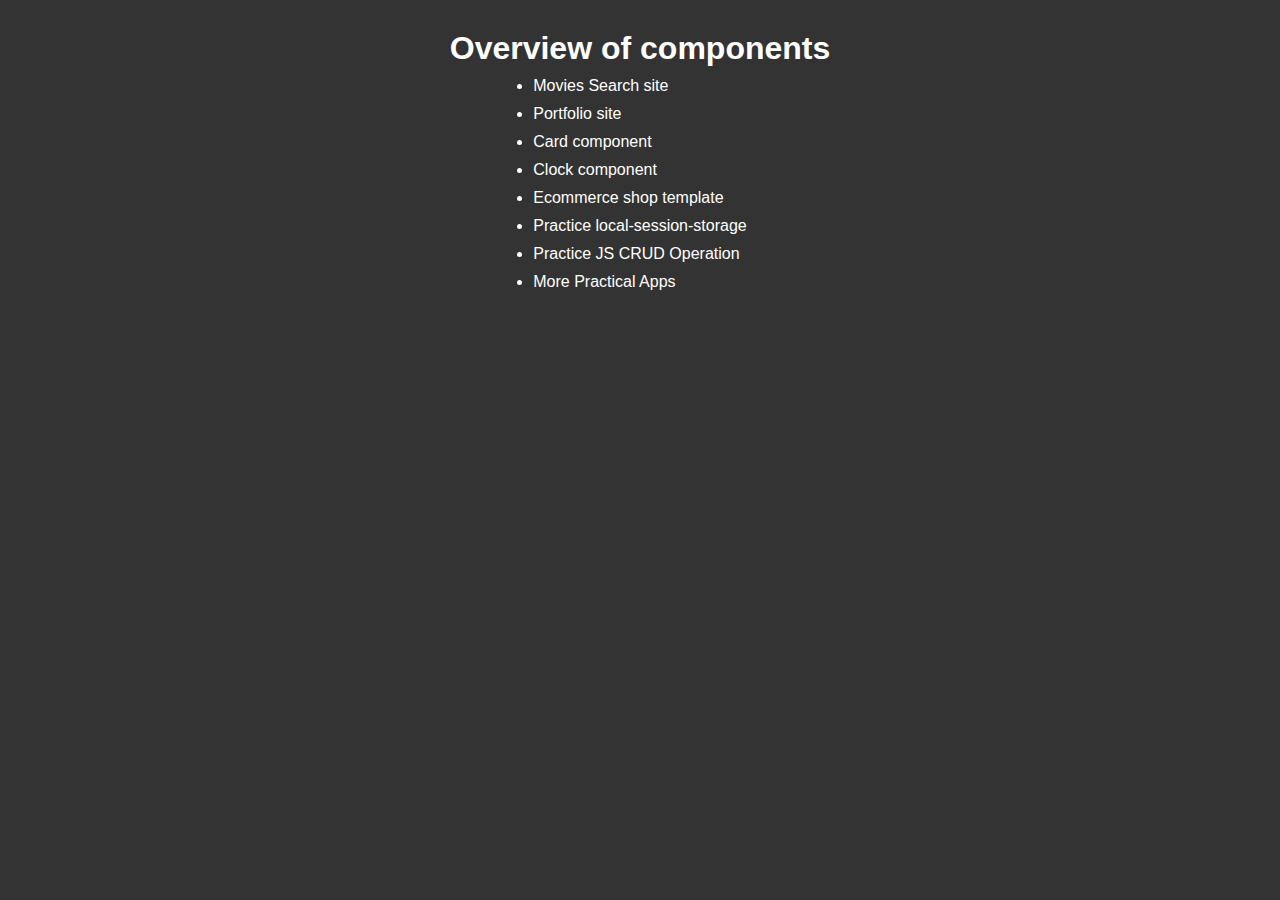
<file: index.html>
<!DOCTYPE html>
<html lang="en">
<head>
    <meta charset="UTF-8">
    <meta name="viewport" content="width=device-width, initial-scale=1.0">
    <title>Overview</title>
</head>
<style>
    *{
        margin: 0;
        padding: 0;
        box-sizing: border-box;
    }
    body{
        background: #333;
        font-family: sans-serif;
    }
    .main{
        color: #fff;
        display: flex;
        justify-content: center;
        align-items: center;
        flex-direction: column;
        margin-top: 30px;
    }
    li{
        margin: 10px;
    }
    a{
        text-decoration: none;
        color: #fff;
    }
</style>
<body>
    <div class="main">
        <h1 class="title">Overview of components</h1>
        <ul>
			<li>
                <a href="/ui/movie/index.html">Movies Search site</a>
            </li>
            <li>
                <a href="/frontend/portfolio/main.html">Portfolio site</a>
            </li>
            <li>
                <a href="/ui/post/card.html">Card component</a>
            </li>
            <li>
                <a href="/ui/clock/index.html">Clock component</a>
            </li>
			<li>
                <a href="/ui/shop/template/index.html">Ecommerce shop template</a>
            </li>
			<li>
                <a href="/practice/local-session-storage.html">Practice local-session-storage</a>
            </li>
			<li>
                <a href="/practice/jspractice.html">Practice JS CRUD Operation</a>
            </li>
	    <li>
                <a href="https://rameshkumardubey.github.io/" target="_blank">More Practical Apps</a>
            </li>
        </ul>
    </div>
</body>
</html>
</file>
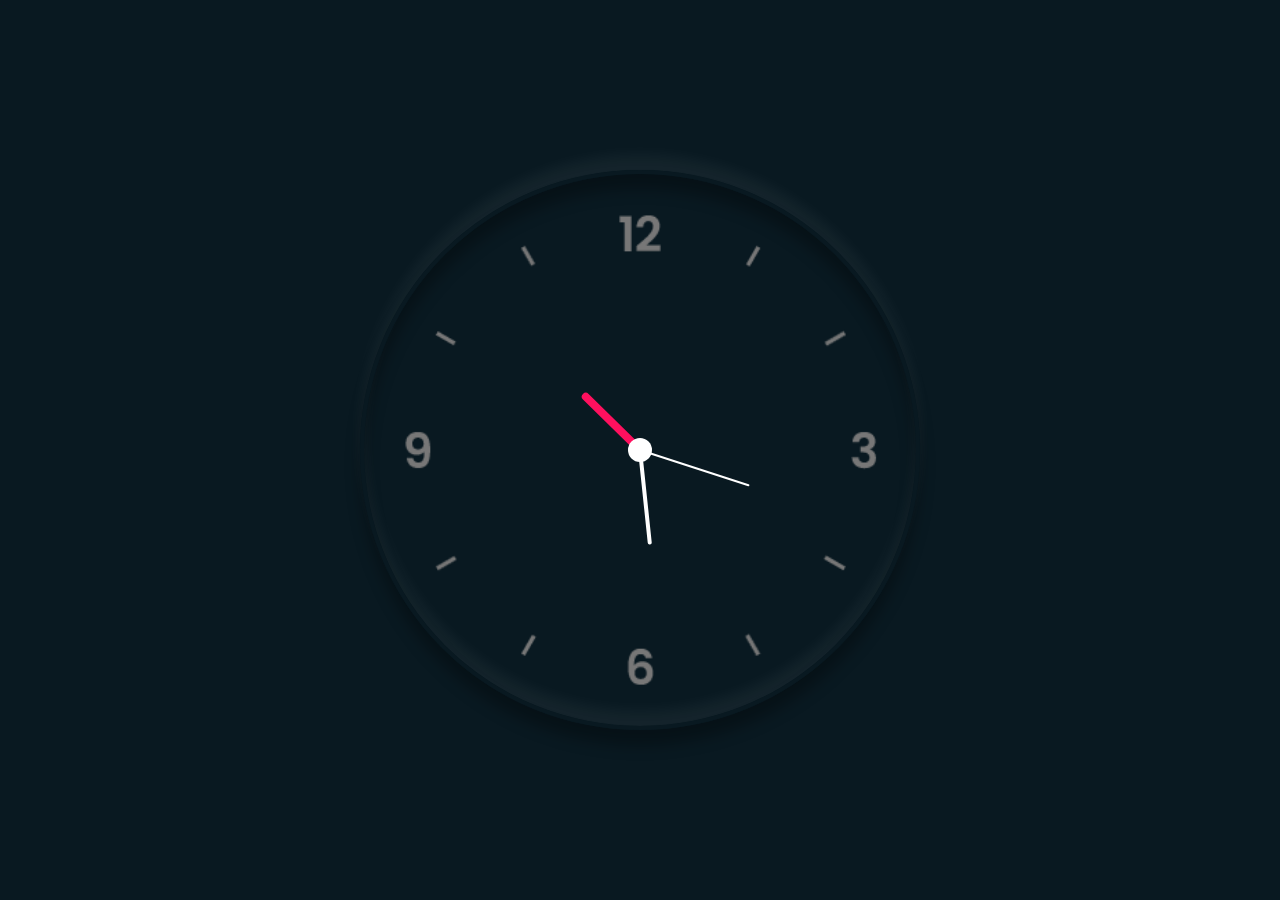
<file: ui/clock/index.html>
<!DOCTYPE html>
<html lang="en">
<head>
    <meta charset="UTF-8">
    <meta name="viewport" content="width=device-width, initial-scale=1.0">
    <title>Clock</title>
    <link rel="stylesheet" href="style.css">
</head>
<body>
    <div class="clock">
        <div class="hour">
            <div class="hr" id="hr">

            </div>
        </div>
        <div class="min">
            <div class="mn" id="mn">

            </div>
        </div>
        <div class="sec">
            <div class="sc" id="sc">

            </div>
        </div>
    </div>
    <script type="text/javascript" src="main.js"></script>
</body>
</html>
</file>
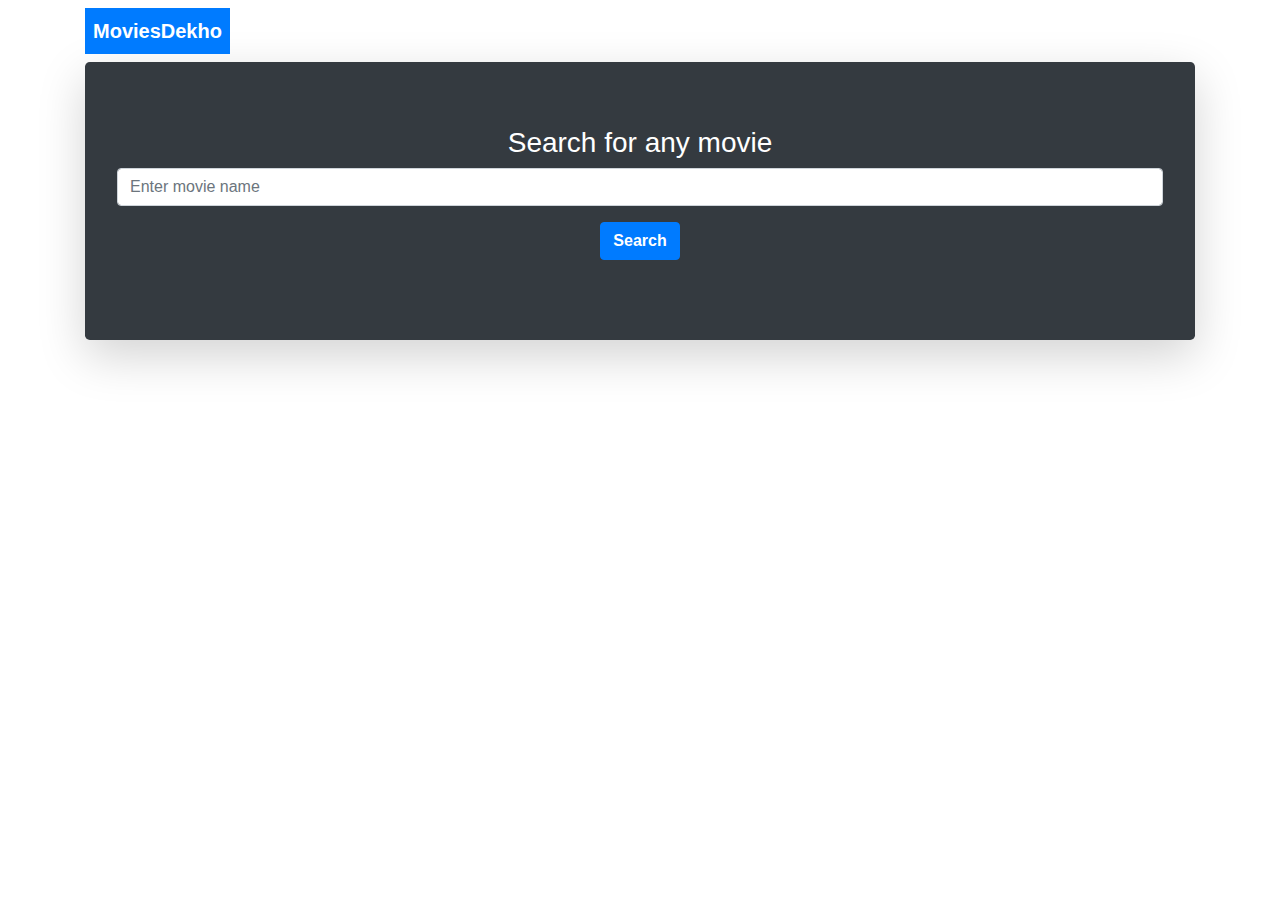
<file: ui/movie/index.html>
<html lang="en">
<head>
    <meta charset="UTF-8">
    <title>MoviesDekho</title>
 <link rel="stylesheet" type="text/css" href="css/bootstrap.min.css">
 <link rel="stylesheet" type="text/css" href="css/style.css">
</head>
<body>
    <nav class="navbar navbar default">
        <div class="container">
            <div class="navbar-header">
                <a class="navbar-brand bg-primary p-2 text-white font-weight-bolder" href="index.html">MoviesDekho</a>
            </div>
        </div>
    </nav>
    <div class="container">
        <div class="jumbotron bg-dark text-center shadow-lg">
            <div class="spinner-border text-primary d-none" id="moviesSpinner"></div>
            <h3 class="text-center mb-2 text-white">Search for any movie</h3>
            <form id="searchForm">
                <input type="text" id="searchText" class="form-control" placeholder="Enter movie name">
                <button type="submit" class="btn btn-primary font-weight-bolder mt-3">Search</button>
            </form>
        </div>
    </div>
    <div class="container"> 
        <div id="movies" class="row"></div>
    </div>
    <script src="js/jquery.min.js"></script>
    <script src="js/main.js"></script>

</body>
</html>
</file>
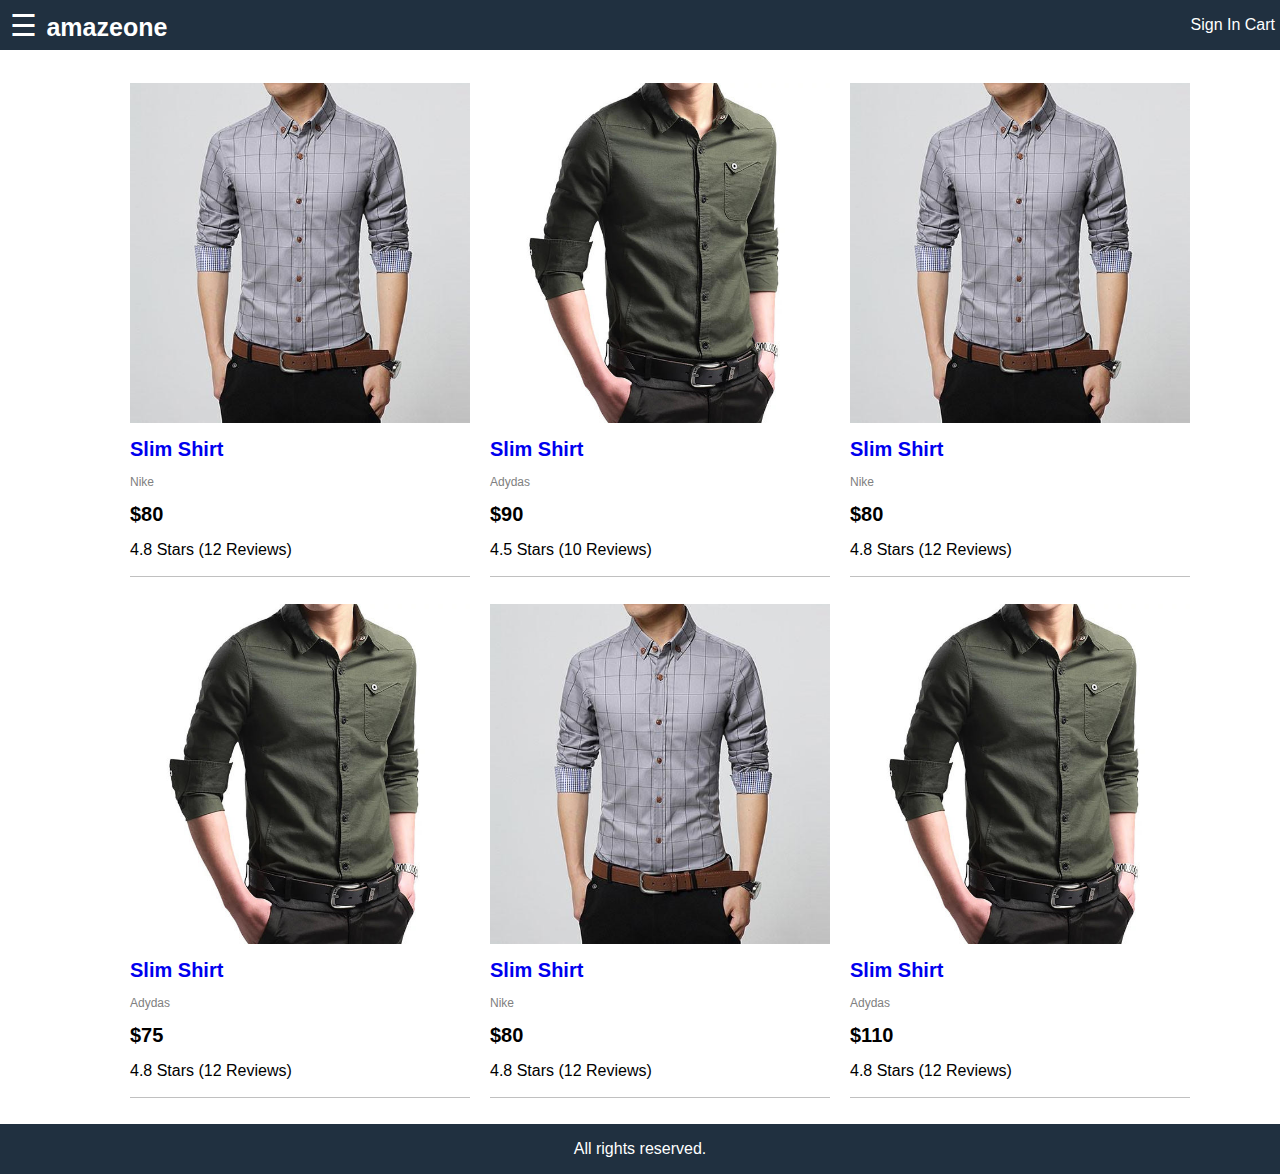
<file: ui/shop/template/index.html>
<!DOCTYPE html>
<html lang="en">
<head>
    <meta charset="UTF-8">
    <meta name="viewport" content="width=device-width, initial-scale=1.0">
    <title>Amaze One</title>
    <link rel="stylesheet" href="style.css">
</head>
<body>
    <div class="grid-container">
        <header class="header">
            <div class="brand">
                <button onclick="openSidebar()">
                    &#9776; <!--Ascii code for hamburger menu-->
                </button>
                <a href="index.html">amazeone</a>
            </div>
            <div class="header-links">
                <a href="signin.html">Sign In</a>
                <a href="cart.html">Cart</a>
            </div>
        </header>
        <aside class="sidebar">
            <h3>Shopping Categories</h3>
            <button class="sidebar-close-button" onclick="closeSidebar()">x</button>
            <ul>
                <li>
                    <a href="index.html">Shirts</a>
                </li>
                <li>
                    <a href="index.html">Trousers</a>
                </li>
            </ul>
        </aside>
        <main class="main">
            <div class="content">
                <ul class="products">
                    <li>
                        <div class="product">
                            <img class="product-image" src="../images/d1.jpg" alt="product" >
                            <div class="product-name">
                                <a href="product.html" class="product-link">Slim Shirt</a>
                            </div>
                            <div class="product-brand">Nike</div>
                            <div class="product-price">$80</div>
                            <div class="product-rating">4.8 Stars (12 Reviews)</div>
                        </div>
                    </li>
                    <li>
                        <div class="product">
                            <img class="product-image" src="../images/d2.jpg" alt="product" >
                            <div class="product-name">
                                <a href="product.html" class="product-link">Slim Shirt</a>
                            </div>
                            <div class="product-brand">Adydas</div>
                            <div class="product-price">$90</div>
                            <div class="product-rating">4.5 Stars (10 Reviews)</div>
                        </div>
                    </li>
                    <li>
                        <div class="product">
                            <img class="product-image" src="../images/d1.jpg" alt="product" >
                            <div class="product-name">
                                <a href="product.html" class="product-link">Slim Shirt</a>
                            </div>
                            <div class="product-brand">Nike</div>
                            <div class="product-price">$80</div>
                            <div class="product-rating">4.8 Stars (12 Reviews)</div>
                        </div>
                    </li>
                    <li>
                        <div class="product">
                            <img class="product-image" src="../images/d2.jpg" alt="product" >
                            <div class="product-name">
                                <a href="product.html" class="product-link">Slim Shirt</a>
                            </div>
                            <div class="product-brand">Adydas</div>
                            <div class="product-price">$75</div>
                            <div class="product-rating">4.8 Stars (12 Reviews)</div>
                        </div>
                    </li>
                    <li>
                        <div class="product">
                            <img class="product-image" src="../images/d1.jpg" alt="product" >
                            <div class="product-name">
                                <a href="product.html" class="product-link">Slim Shirt</a>
                            </div>
                            <div class="product-brand">Nike</div>
                            <div class="product-price">$80</div>
                            <div class="product-rating">4.8 Stars (12 Reviews)</div>
                        </div>
                    </li>
                    <li>
                        <div class="product">
                            <img class="product-image" src="../images/d2.jpg" alt="product" >
                            <div class="product-name">
                                <a href="product.html" class="product-link">Slim Shirt</a>
                            </div>
                            <div class="product-brand">Adydas</div>
                            <div class="product-price">$110</div>
                            <div class="product-rating">4.8 Stars (12 Reviews)</div>
                        </div>
                    </li>
                </ul>
            </div>
        </main>
        <footer class="footer">All rights reserved.</footer>
    </div>
    <script type="text/javascript">
        function openSidebar(){
            document.querySelector(".sidebar").classList.add("open");/*selects sidebar and adds class open to it*/
        }
        function closeSidebar(){
            document.querySelector(".sidebar").classList.remove("open");/*selects sidebar and adds class open to it*/
        }
    </script>
</body>
</html>
</file>
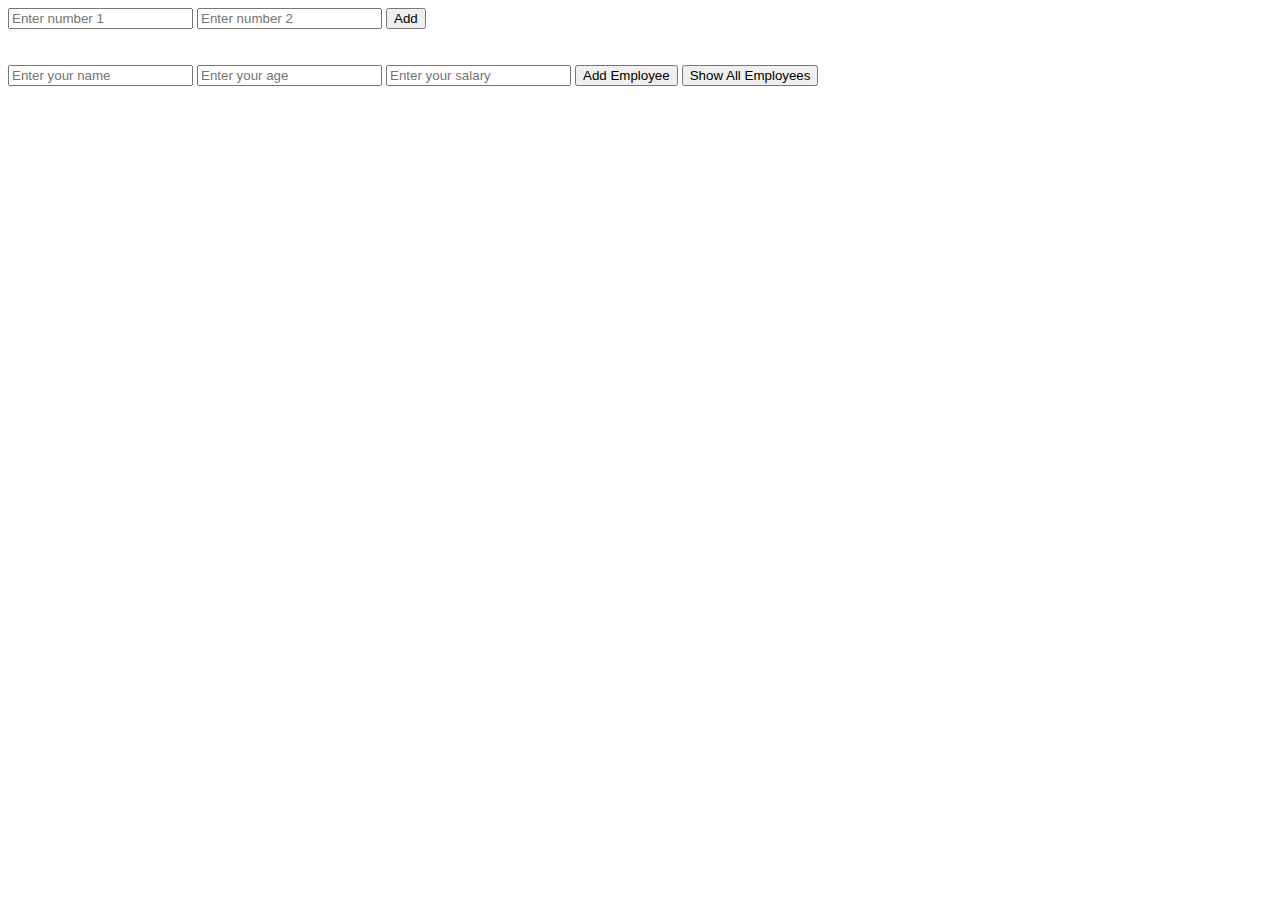
<file: practice/jspractice.html>
<!DOCTYPE html>
<html>
<head>
	<style>
		.btn-red{
			color: #fff;
			background-color: red;
		}
		.animate-test-class {
		  width: 100px;
		  height: 100px;
		  background-color: red;
		  animation-name: example;
		  animation-duration: 4s;
		}

		@keyframes example {
		  from {background-color: red;}
		  to {background-color: yellow;}
		}
	</style>
</head>
<body>

<div id="resultDiv" style="display:none;">Result is: <span id="resultSpan"></span></div>

<div id="calculator">
	<input type="text" id="num1" placeholder="Enter number 1">
	<input type="text" id="num2" placeholder="Enter number 2">
	<button id="btnAdd" onclick="add()">Add</button>
</div>
<br>
<div>
	<div id="msg" style="display:none; color: #fff; background-color: green; padding: 10px;"></div>
	<br>
	<input type="hidden" id="rowNum">
	<input type="text" id="name" placeholder="Enter your name">
	<input type="text" id="age" placeholder="Enter your age">
	<input type="text" id="salary" placeholder="Enter your salary">
	
	<button id="btnAddEmp" onclick="addEmp()">Add Employee</button>
	<button id="btnUpdateEmp" onclick="updateEmp()" style="display: none;">Update Employee</button>
	<button id="btnResetEmp" onclick="reset()" style="display: none;">Reset</button>
	<button id="btnAllEmp" onclick="showAllEmployees()" >Show All Employees</button>
	
	<div id="tableContainer" style="display: none;">
		<table border="1" width="100%">
			<tr>
				<th>#</th>
				<th>Emp Name</th>
				<th>Emp Age</th>
				<th>Emp Salary</th>
			</tr>
			<tbody id="tbodyValues">
			
			</tbody>
		</table>
	</div>
</div>

<script>
	
	var empList = [];
	
	var addEmp = function(){
		var n = document.getElementById('name').value;
		var a = document.getElementById('age').value;
		var s = document.getElementById('salary').value;
		
		var empObj = {'empName': n, 'empAge': a, 'empSalary': s};
		empList.push(empObj);
		document.getElementById('msg').innerHTML = empList.length+' Employee added successfully';
		document.getElementById('msg').style.display = 'block';
		document.getElementById('btnResetEmp').style.display = 'block';
		
		//logic to reset
		document.getElementById('name').value = '';
		document.getElementById('age').value = '';
		document.getElementById('salary').value = '';
		showAllEmployees();
		//reset();
	}
	
	function reset(){
		document.getElementById('msg').style.display = 'none';
		document.getElementById('name').value = '';
		document.getElementById('age').value = '';
		document.getElementById('salary').value = '';
	}

	function showAllEmployees(){
	
		if(empList.length > 0){
			var innerHTMLstr = '';
			for(var i = 0; i<empList.length; i++){
				innerHTMLstr = innerHTMLstr + '<tr> <td>' + (i+1) + '</td><td>'+ empList[i].empName + '</td>' + '<td>' + empList[i]['empAge'] + '</td>' + '<td>' + empList[i]['empSalary'] + '</td>'+ '<td> <button onclick="deleteEmp('+ i +')"> Delete</button> </td>' + '<td> <button onclick="editEmp('+ i +')"> Edit</button> </td>' +'</tr>';
			}
			document.getElementById('tbodyValues').innerHTML = innerHTMLstr;
			document.getElementById('tableContainer').style.display = 'block';
		}else{
			document.getElementById('msg').innerHTML = 'No records found please add an employee first';
			document.getElementById('msg').style.display = 'block'
		}
	}
	function updateEmp(){
		var indexTobeUpdated = document.getElementById('rowNum').value;
		empList.splice(indexTobeUpdated, 1);
		
		var n = document.getElementById('name').value;
		var a = document.getElementById('age').value;
		var s = document.getElementById('salary').value;
		
		var empObj = {'empName': n, 'empAge': a, 'empSalary': s};
		empList.splice(indexTobeUpdated,0,empObj);
		showAllEmployees();
	}
	function editEmp(itemIndex){
		var empTobeUpdated = empList[itemIndex];
		document.getElementById('rowNum').value = itemIndex;
		document.getElementById('name').value = empTobeUpdated.empName;
		document.getElementById('age').value = empTobeUpdated.empAge;
		document.getElementById('salary').value = empTobeUpdated.empSalary;
		document.getElementById('btnUpdateEmp').style.display = 'block';
	}
	function deleteEmp(itemIndex){
		//var empTobeDeleted = empList[itemIndex];
		var empDeleted=empList.splice(itemIndex, 1); //remove 1 element from i index
		showAllEmployees();
		document.getElementById('msg').style.display = 'block';
		document.getElementById('msg').innerHTML = 'Employee with name ' + empDeleted[0].empName + ' has been deleted';
	}
	//testFn();
	//add(5, 7);
	//add('5', '7');
	function testFn(){
		//alert("hello");
		console.log("hello");
	}
	
	function add(){
		//debugger;
		var a = document.getElementById('num1').value;
		var b = document.getElementById('num2').value;
		
		if(a===''){
			alert("Num 1 cannot be empty");
			return false;
		}
		if(b===''){
			alert("Num 2 cannot be empty");
			return false;
		}
		var result = parseInt(a)+parseInt(b);
		console.log(result);
		document.getElementById('resultSpan').innerHTML = '<strong>'+result+'</strong>';
		document.getElementById('resultDiv').style.display = 'block';
		document.getElementById('btnAdd').className = 'animate-test-class';
		document.getElementsByTagName('body')[0].className = 'btn-red';
		//testFn();
	}
</script>

</body>
</html>
</file>
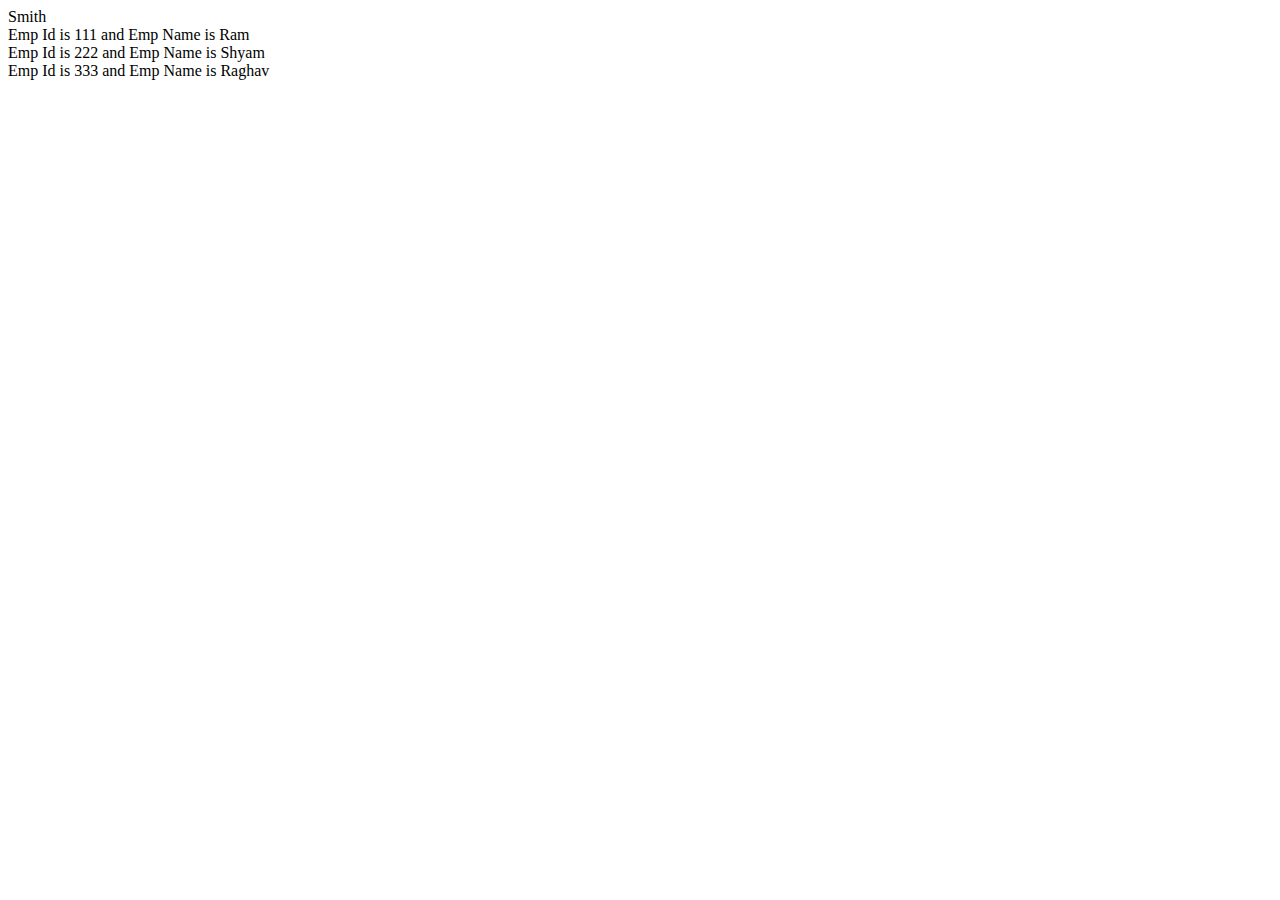
<file: practice/local-session-storage.html>
<!DOCTYPE html>
<html>
<body>

<div id="result"></div>
<div id="allemployees"></div>

<script>
// Check browser support
if (typeof(Storage) !== "undefined") {
  // Store
  var emp = {"empId": 111, "empName": "Ram"};
  var empList = [];
  empList.push(emp);
  emp = {"empId": 222, "empName": "Shyam"};
  empList.push(emp);
  emp = {"empId": 333, "empName": "Raghav"};
  empList.push(emp);
  localStorage.setItem("empObjectList", JSON.stringify(empList));
  localStorage.setItem("empObje", JSON.stringify(emp));
  localStorage.setItem("lastname", "Smith");
  localStorage.setItem("fname", "John");
  sessionStorage.setItem("fname", "John");
  // Retrieve
  document.getElementById("result").innerHTML = localStorage.getItem("lastname");
  var empListAsString = localStorage.getItem("empObjectList");
  var empListJsonArray = JSON.parse(empListAsString);
  
  var htmlString = '';
  for(var i=0; i<empListJsonArray.length; i++){
  //debugger;
	console.log(empListJsonArray[i]);
	htmlString = htmlString + `<div>Emp Id is ${empListJsonArray[i].empId} and Emp Name is ${empListJsonArray[i].empName} </div>`;
  }
  
  document.getElementById("allemployees").innerHTML = htmlString;
  
} else {
  document.getElementById("result").innerHTML = "Sorry, your browser does not support Web Storage...";
}
var empObject = JSON.parse(localStorage.getItem("empObje"));
//alert(empObject["empId"]);
//alert(empObject.empName);
</script>

</body>
</html>
</file>
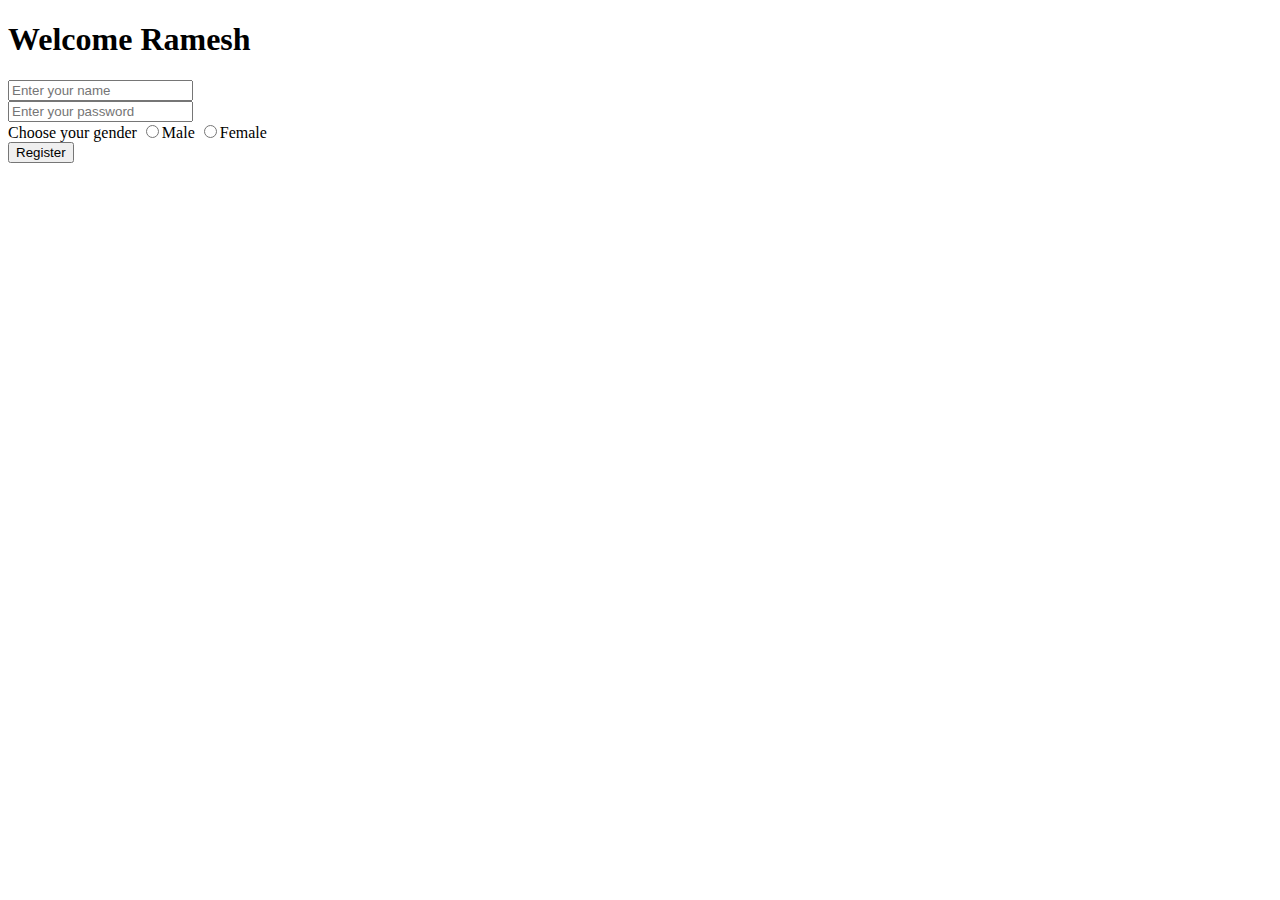
<file: frontend/html/1.html>
<!DOCTYPE html>
<html lang="en">
<head>
    <meta charset="UTF-8">
    <meta name="viewport" content="width=device-width, initial-scale=1.0">
    <title>My Site</title>
</head>
<body>
    <h1>Welcome Ramesh</h1>
    <input type="text" name="" id="" placeholder="Enter your name">
    <br>
    <input type="password" name="" id="" placeholder="Enter your password">
    <br>
    Choose your gender <input type="radio" name="gender" id="" >Male
    <input type="radio" name="gender" id="" >Female
    <br>
    <input type="submit" value="Register">
</body>
</html>
</file>
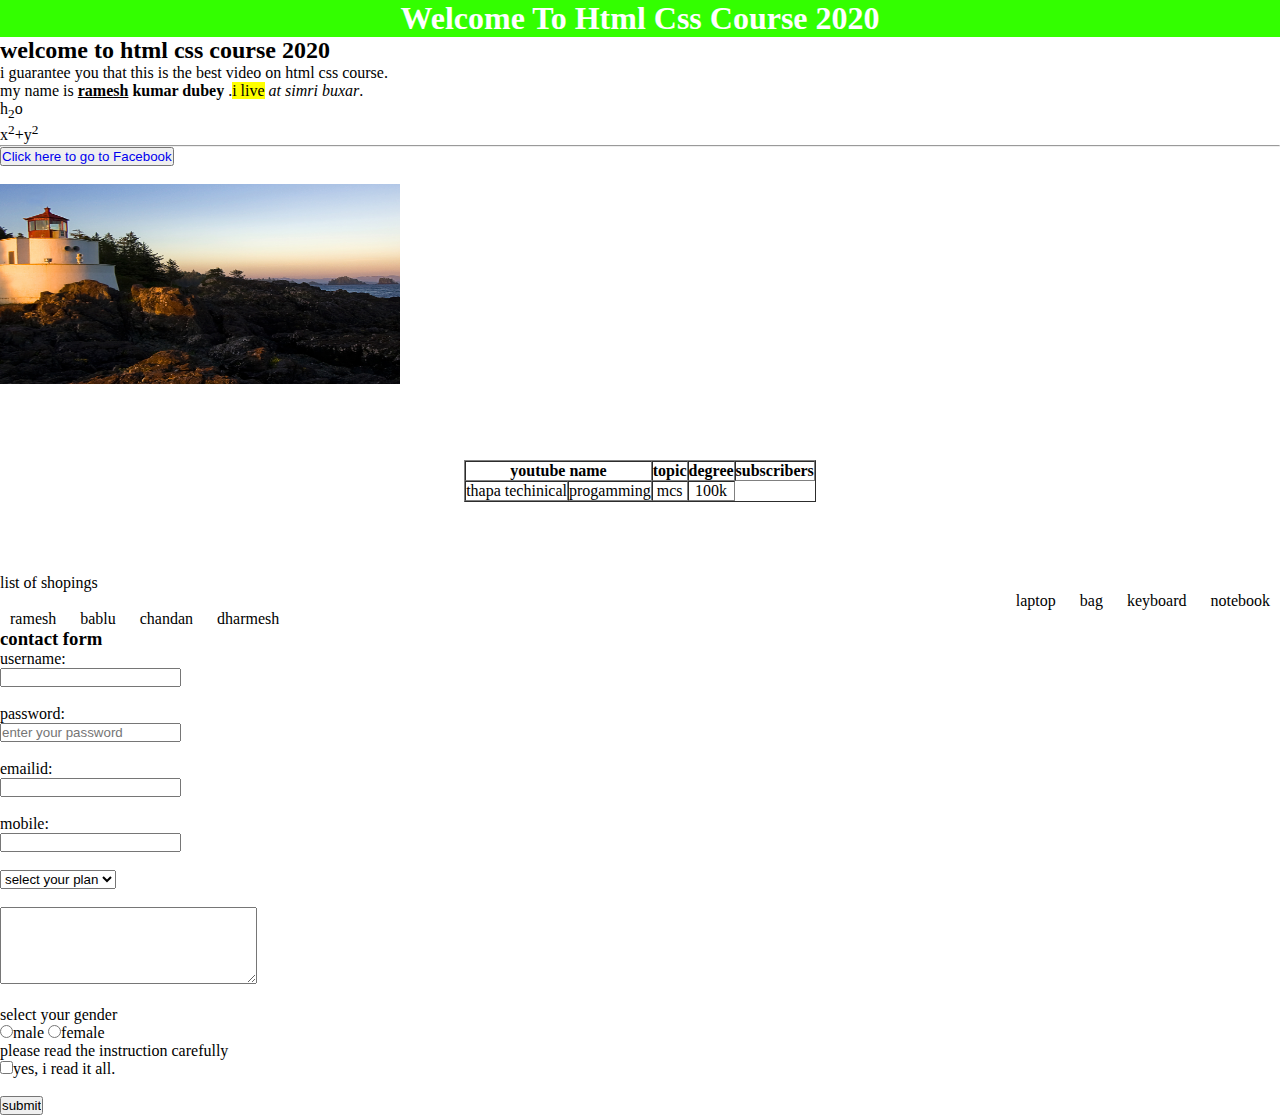
<file: frontend/html/basic.html>
<!DOCTYPE html>
<html lang="en">

<head>
    <meta charset="UTF-8">
    <meta name="viewport" content="width=device-width, initial-scale=1.0">
    <title>Document</title>
    <link rel="stylesheet" href="basic.css">
</head>

<body>
    <h1 id="123" style="background-color
    : rgb(51, 255, 0); color: white;text-align: center;padding: 10;text-transform: capitalize;">welcome to html css
        course 2020</h1>
    <h2>welcome to html css course 2020</h2>
    <p>i guarantee you that this is the best video on html css course.</p>


    <p>my name is
        <b>
            <u>ramesh</u>
            kumar dubey
        </b> .<mark>i live</mark><i> at simri buxar</i>.</p>
    <p>h<sub>2</sub>o</p>
    <p>x<sup>2</sup>+y<sup>2</sup></p>
    <hr>
   <button>
       
        <a href="https://www.facebook.com/" target="blank" style="text-decoration:none;" title="click to visit">Click here
        to go to Facebook</a></button>
        <br> <br>
<!-- html images -->

<img src="../images/Lighthouse.jpg"width="400" height="200"title="html5css3completevideo" alt="htmlcsspic">
<br><br><br><br><br>

<!-- html table -->

<center>
<table border="1" cellspacing="0" cellspadding="10"style="text-align: center;">

    <tr>
        <th colspan="2">youtube name </th>
        <th>topic</th>
        <th>degree</th>
        <th>subscribers</th>
    </tr>

    <tr>
        <td rowspan="2">thapa techinical</td>
        <td>progamming</td>
        <td>mcs</td>
        <td>100k</td>
    </tr>
</table></center>
<br><br><br><br>


<!-- html list  -->
<p>list of shopings</p>
<ul type="square">
<li>laptop</li>
<li>bag</li>
<li>keyboard</li>
<li>notebook</li>
</ul>

<ol>
<li>ramesh</li>
<li>bablu</li>
<li>chandan</li>
<li>dharmesh</li>

</ol>

<!-- html form  -->
<h3>contact form</h3>
<form>

    <label>username:</label><br>
<input type="text"name="username" ><br><br>

<label>password:</label><br>
<input type="password"name="password"placeholder="enter your password" ><br><br>

<label>emailid:</label><br>
<input type="text"name="email" ><br><br>


<label>mobile:</label><br>
<input type="text"name="mobile" ><br><br>

<select>
    <option>select your plan</option>
    <option value="personal">personal</option>
    <option value="business">business</option>
    <option value="premium">premium</option>
</select><br><br>
<textarea name="rameesh" id="" cols="30" rows="5"></textarea><br><br>

<p>select your gender</p>
<input type="radio" name="gender">male
<input type="radio" name="gender">female

<p>please read the instruction carefully</p>
<input type="checkbox" name="">yes, i read it all.<br><br>

<input type="submit" name="submit" value="submit">

</form>
</body>

</html>
</file>
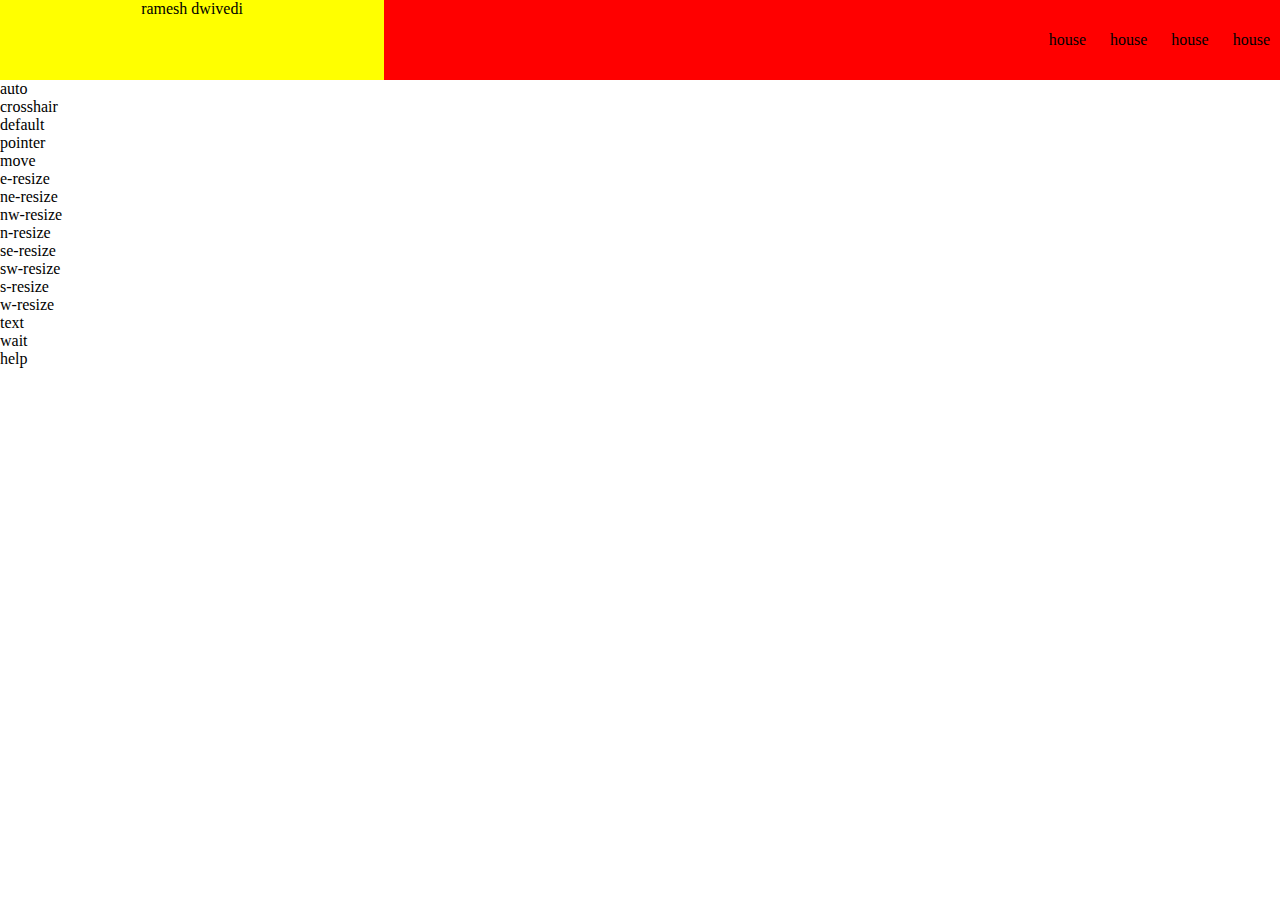
<file: frontend/html/PROJECT3.HTML>
<HTML>
    <head>  <link rel="stylesheet"type="text/css" href="basic.css">
    
    </head>
<body>
<div class="header">
    <div class="logo">ramesh dwivedi</div>
    <div class="menu"> 
         <ul>
        <li>house</li>
        <li>house</li>
        <li>house</li>
        <li>house</li>
    </ul>
</div>
</div>
<div style="cursor: auto;">auto</div>
<div style="cursor: crosshair;">crosshair</div>
<div style="cursor: default;">default</div>
<div style="cursor: pointer;">pointer</div>
<div style="cursor: move;">move</div>
<div style="cursor: e-resize;">e-resize</div>
<div style="cursor: ne-resize;">ne-resize</div>
<div style="cursor: nw-resize;">nw-resize</div>
<div style="cursor: n-resize;">n-resize</div>
<div style="cursor: se-resize;">se-resize</div>
<div style="cursor: sw-resize;">sw-resize</div>
<div style="cursor: s-resize;">s-resize</div>
<div style="cursor: w-resize;">w-resize</div>
<div style="cursor: text;">text</div>
<div style="cursor: wait;">wait</div>
<div style="cursor: help;">help</div>
</body>
</HTML>
</file>
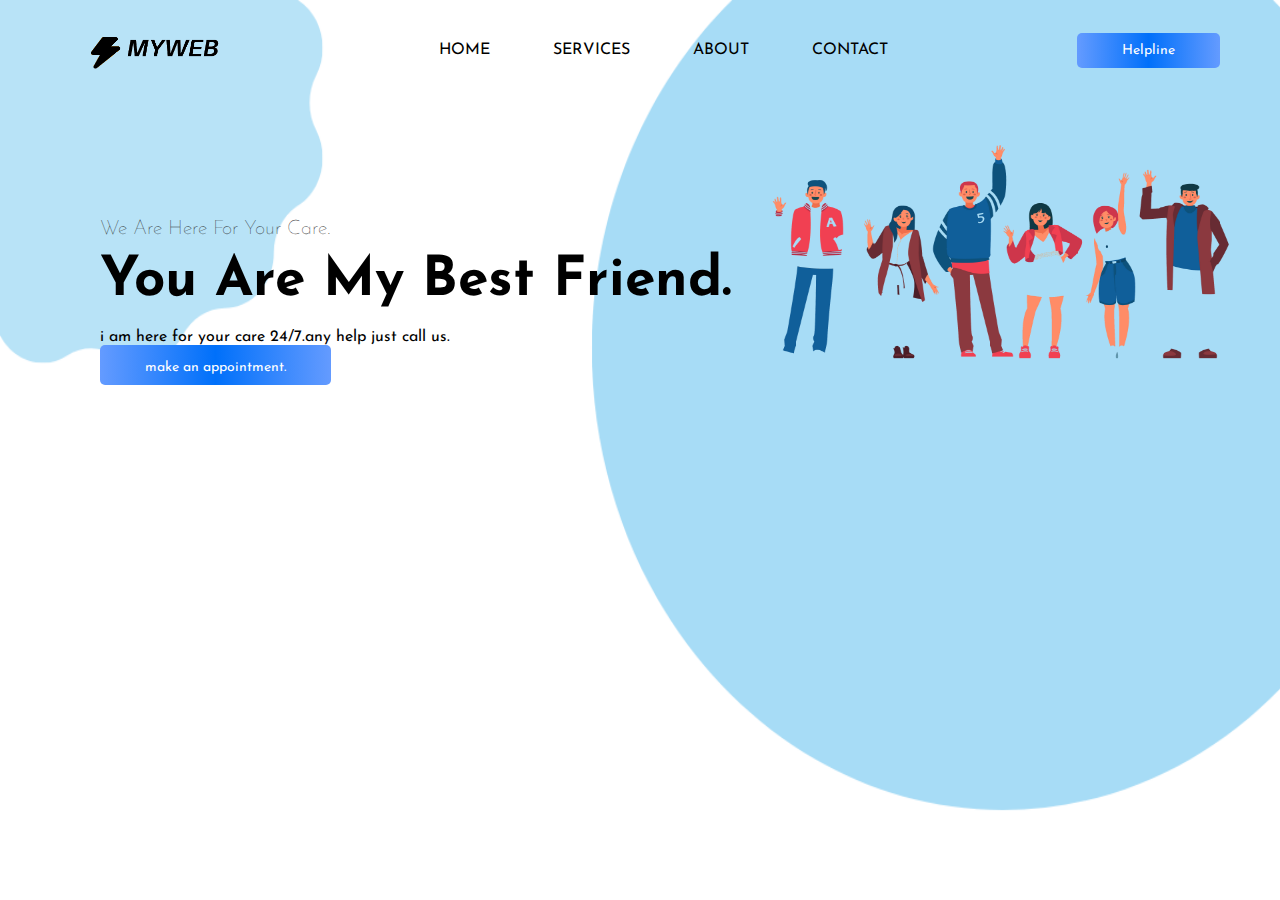
<file: frontend/portfolio/main.html>
<!DOCTYPE html>
<html lang="en">
<head>
    <meta charset="UTF-8">
    <meta name="viewport" content="width=device-width, initial-scale=1.0">
    <title>Portfolio site</title>
    <link rel="stylesheet" href="../portfolio/css/main.css">
    <link rel="preconnect" href="https://fonts.gstatic.com">
<link href="https://fonts.googleapis.com/css2?family=Josefin+Sans&display=swap" rel="stylesheet">
</head>
<body>
    <header>
        <div class="mainheader">
            <div class="logo">
                <img src="images/transparentLogo.png">
            </div>

            <nav>
                <a href="@">home</a>
                <a href="@">services</a>
                <a href="@">about</a>
                <a href="@">contact</a>
            </nav>

            <div class="menubtn">
                <button>Helpline</button>
            </div>
        </div>
    <main>
        <section class="left-sec">
            <h2>we are here for your care.</h2>
            <h1>you are my best friend.</h1>
            <p>i am here for your care 24/7.any help just call us.</p>
            <button>make an appointment.</button>

        </section>
        <section class="right-sec">
<figure>
    <img src="images/bgperson.png" height="300px" width="500px">
</figure>
        </section>
    </main>
</header>
</body>
</html>
</file>
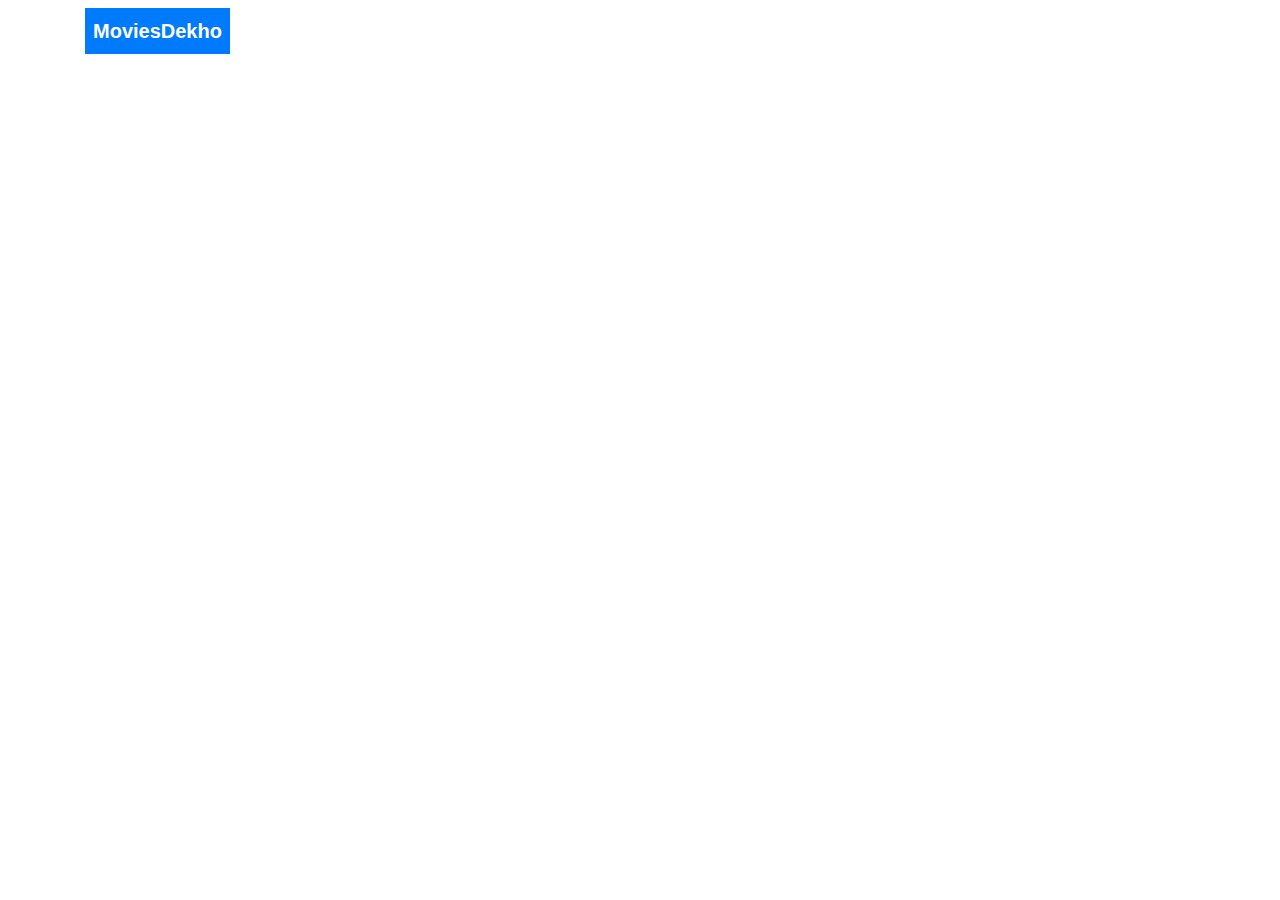
<file: ui/movie/movie.html>
<html lang="en">
<head>
    <meta charset="UTF-8">
    <title>MoviesDekho</title>
 <link rel="stylesheet" type="text/css" href="css/bootstrap.min.css">
 <link rel="stylesheet" type="text/css" href="css/style.css">
</head>
<body>
    <nav class="navbar">
        <div class="container">
            <div class="navbar-header">
                <a class="navbar-brand bg-primary p-2 text-white font-weight-bolder" href="index.html">MoviesDekho</a>
            </div>
        </div>
    </nav>
    <div class="spinner-border text-dark d-none" id="movieSpinner"></div>
    <div class="container-fluid bg-dark">
        <div id="movie" class="well"></div>
    </div>
    <script src="js/jquery.min.js"></script>
    <script src="js/main.js"></script>
    <script>
        getMovie(); 
    </script>

</body>
</html>
</file>
<file: ui/clock/style.css>
/*https://www.youtube.com/watch?v=weZFfrjF-k4&t=292s*/
*{
    margin: 0;
    padding: 0;
    box-sizing: border-box;
}
:root{
    --primary-color: #091921;
}
body{
    display: flex;
    justify-content: center;
    align-items: center;
    min-height: 100vh;
    background: var(--primary-color);
}
.clock{
    width: 35rem;
    height: 35rem;
    display: flex;
    justify-content: center;
    align-items: center;
    background-image: url("clock.png");
    background-size: cover;
    border: 4px solid var(--primary-color);
    border-radius: 50%;
    box-shadow: 0 -15px 15px rgba(255, 255, 255, 0.05),
                inset 0 -15px 15px rgba(255, 255, 255, 0.05),
                0 15px 15px rgba(0, 0, 0, 0.3),
                inset 0 15px 15px rgba(0, 0, 0, 0.3);
}
.clock::before{
    content: '';
    width: 1.5rem;
    height: 1.5rem;
    background: #fff;
    border-radius: 50%;
    position: absolute;
    z-index: 10000;
}
.clock .hour,
.clock .min,
.clock .sec
{
    position: absolute;
}
.clock .hour, .hr
{
    width: 160px;
    height: 160px;
}
.clock .min, .mn
{
    width: 190px;
    height: 190px;
}
.clock .sec, .sc
{
    width: 230px;
    height: 230px;
}
.hr, .mn, .sc{
    display: flex;
    justify-content: center;
    /* align-items: center; */ /*ctrl + k + c and ctrl + k + u*/
    position: absolute;
    border-radius: 50%;
}
.hr::before{
    content: '';
    position: absolute;
    width: 8px;
    height: 80px;
    background: #ff105e;
    z-index: 10;
    border-radius: 6px 6px 0 0;
}
.mn::before{
    content: '';
    position: absolute;
    width: 4px;
    height: 90px;
    background: #fff;
    z-index: 11;
    border-radius: 6px 6px 0 0;
}
.sc::before{
    content: '';
    position: absolute;
    width: 2px;
    height: 120px;
    background: #fff;
    z-index: 12;
    border-radius: 6px 6px 0 0;
}
</file>
<file: ui/movie/css/style.css>
#movies .col-md-6 .well{
    height: 390px
}
#movies .col-md-6 img{
    height: 240px;
}
</file>
<file: ui/shop/template/style.css>
/*Alt + Shift + Down arrow -> duplicate line , https://www.youtube.com/watch?v=Fy9SdZLBTOo*/
html{
    font-size: 62.5%; /* (default font size in browser is 16px)16px * 62.5 = 10px = 1rem - rem is good for different size of browsers*/
    box-sizing: border-box;/*helps us to style boxes(like div) in a better way by providing width, padding and margin(tw = w+p+b+m)*/
}
body{
    font: 1.6rem Helvetica; /*1.6rem = 16px*/
    height: 100vh; /*height is equal to 100 view port height*/
    margin: 0;/*set margin to 0 becz by default browsers set some margin*/
}
/*selects root and declares custom property to use everywhere*/
:root{
    /*custom property*/
    --primary-color: #ff8000;
    --nav-color: #203040;
}
a{
    text-decoration: none;/*make all link non underlined*/
}
a:hover{
    color: var(--primary-color);/*using custom property*/
}
.grid-container{
    display: grid;
    grid-template-areas: "header" "main" "footer";
    grid-template-columns: 1fr; /*this will set 1fragment as we want only 1 column*/
    grid-template-rows: 5rem 1fr 5rem;/*here we have 3 rows, header 5rem, main 1fragment, footer 5rem*/
    height: 100%;
    /*this will make header take 50px from top, footer take 50px from bottom and rest of the space is always used by main*/
}
.header{
    grid-area: header;
    background-color: var(--nav-color);/*using custom property*/
    color: #fff;
    display: flex;
    justify-content: space-between;/*becz we want to keep some things on left and other things on right, brand on left and signin and cart on right*/
    align-items: center;/*vertically center align the brand and header links*/
    padding: 0.5rem;/*adds padding from all sides*/
}
.brand a{
    text-decoration: none; /*removes the underline from the link*/
    color: #fff;
    font-size: 2.5rem;
    font-weight: bold;
}
.brand a:hover{
    color: var(--primary-color);
}
.header-links a{
    text-decoration: none; /*removes the underline from the link*/
    color: #fff;
}
.header-links a:hover{
    color: var(--primary-color);/*using custom property, on hover on links we want to change their color*/
}
.main{
    grid-area: main;
}
.footer{
    grid-area: footer;
    background-color: var(--nav-color);/*using custom property*/
    color: #fff;
    display: flex;
    justify-content: center;
    align-items: center;
}

/*Product styling section*/

.products{
    display: flex;
    justify-content: center;
    align-items: center;
    flex-wrap: wrap;/*this will wrap the products automatically based on device if there are more products that the total device width*/
}
.products li{
    list-style-type: none;/*removes the default dot of li tag*/
    padding: 0;
    /*flex grow 0(default) flex shrink 1 flex width 34rem, Make the third flex item not growable (0), let the li flex item shrink(default 1) as much as the other flex items:*/
        /*grow shrink basis https://www.w3schools.com/css/css3_flexbox.asp*/
    flex: 0 1 34rem;/*neither grow nor shrink always every li should always be 34rem width = 10px * 34 = 340px */
    margin: 1rem;
    height: 50rem;
    border-bottom: .1rem #c0c0c0 solid;
}
.product{
    display: flex;
    flex-direction: column;/*this will place items one below another*/
    justify-content: space-around;/*this will put space one below another*/
    height: 100%;
}
.product-image{
    max-width: 34rem;
    max-height: 34rem;
}
.product-name{
    font-size: 2rem;
    font-weight: bold;
}
.product-brand{
    font-size: 1.2rem;
    color: #808080;
}
.product-price{
    font-size: 2rem;
    font-weight: bold;
}
.product-rating{
    margin-bottom: 1rem;
}

/*Sidebar styling*/

.brand button{
    font-size: 3rem;
    padding: .5rem;
    border: none;
    background: none;
    color: #fff;
    cursor: pointer;
}
.sidebar{
    position: fixed;
    width: 30rem;
    transform: translateX(-30rem); /*this will keep the sidebar out of the screen*/
    background: #f0f0f0;
    height: 100%;
	transition: all .6s;
}
.open{
    transform: translateX(0); /*when open class gets applied to the sidebar than sidebar will be shown to the user with translatex=0*/
}
.sidebar-close-button{
    cursor: pointer;
    border-radius: 50%;
    border: 0.1rem solid #000;
    width: 3rem;
    height: 3rem;
    font-size: 2rem;
    padding: .5rem;
    padding-top: .1rem;
    position: absolute;/*this along with below style will position the cross button to right (as sidebar is position fixed*/
    right: .5rem;
    top: 1.5rem;
}
</file>
<file: frontend/html/basic.css>
*{
    margin: 0;
    padding: 0;
}
.header{
    width: 100%;
    height: 80px;
    background-color: black;
}
.logo{
    width: 30%;
    height: 80px;
    background-color: yellow;
    text-align: center;
    float: left;
}
.menu{
    width: 70%;
    line-height: 80px;
    background-color: red;
    float: right;
}
ul{
    list-style: none;
    text-align: right;
}

li{
    display:inline-block;
    /* border: 1px solid black; */
    padding: 0 10px;
}
</file>
<file: frontend/portfolio/css/main.css>
*{
    margin: 0;padding: 0;
    box-sizing: border-box;
    font-family: 'Josefin Sans', sans-serif;
}

header{
    width: 100%;
    height: 100vh;
    background-image: url('../images/design.png');
    background-repeat: no-repeat;
    background-size: 100% 100%;
}
.mainheader{
    width: 100%;
    height: 100px;
    display: flex;
    flex-direction: row;
    align-items: center;
    justify-content: space-between;
}
.mainheader .logo img{
    width: 250px;
    height: 70px;
    padding-left: 60px;
}
.mainheader nav{
    display: flex;
    flex-direction: row;
    align-items: center;
    justify-content: space-between;
    width: 450px;
}
.mainheader nav a{
    text-decoration: none;
    color: black;
    text-transform: uppercase;
}

.menubtn{
    margin-right: 60px;
}
.mainheader button{
    padding: 10px 45px 10px 45px;
    text-align: center;
    font-size: 14px;
    color: #ffffff;
    border: none;
    background-image: linear-gradient(to right, #649bff, #0070fa, #649bff);
    border-radius: 5px;
}
main{ 
    width: 100%;
    display: flex;
    align-items: center;
    justify-content: space-between;
}
main .right-sec{
    padding-right:30px;
}
main .left-sec{
    padding-left: 100px;
}
.left-sec h2{
    font-size: 20px;
    text-transform: capitalize;
    font-weight: lighter;
    color: #242424;
    margin-top: 100px;
}
.left-sec h1{
    font-size: 55px;
    text-transform: capitalize;
    font-weight: 700;
    margin: 15px 0px;
}
.left-sec p{
    margin-top: 20px;
}
.left-sec button{
    padding: 15px 45px 10px 45px;
    text-align: center;
    font-size: 14px;
    color: #ffffff;
    border: none;
    background-image: linear-gradient(to right, #649bff, #0070fa, #649bff);
    border-radius: 5px;
}
}
</file>
